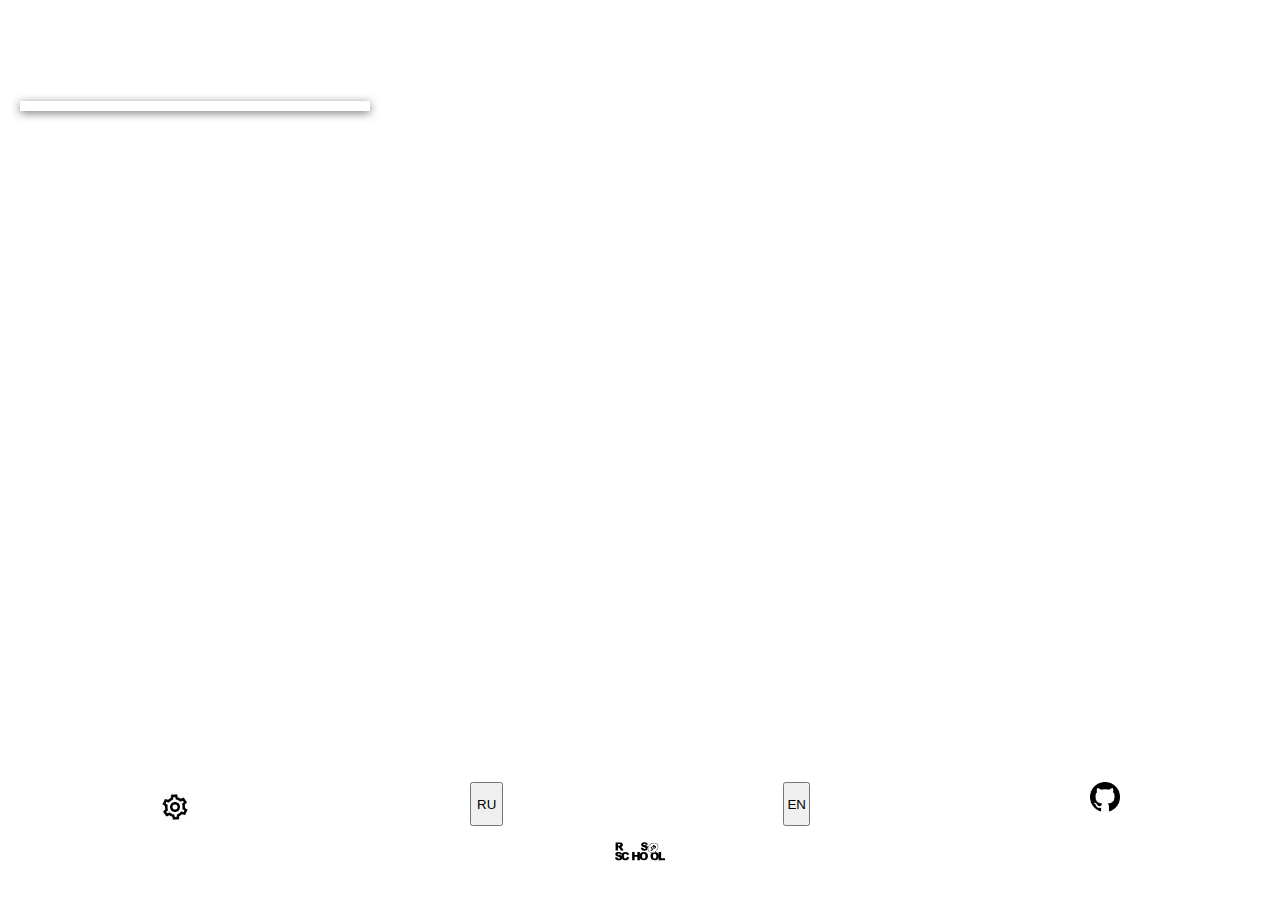
<file: momentum/index.html>
<!DOCTYPE html>
<html lang="en">

<head>
  <meta charset="UTF-8" />
  <meta name="viewport" content="width=device-width, initial-scale=1.0" />
  <link href="assets/favicon.ico" rel="shortcut icon" />
  <link rel="stylesheet" href="css/owfont-regular.css" />
  <link rel="stylesheet" href="css/style.css" />
  <title>momentum</title>
</head>

<body>
  <header class="header">
    <div class="player">
      <div class="player-controls">
        <button class="play-prev player-icon"></button>
        <button class="play player-icon"></button>
        <button class="play-next player-icon"></button>
      </div>
      <ul class="play-list">
      </ul>
    </div>
    <link rel="stylesheet" href="https://icono-49d6.kxcdn.com/icono.min.css">
    <div class="weather">
      <input type="text" class="city" />
      <i class="weather-icon owf"></i>
      <div class="weather-error"></div>
      <div class="description-container">
        <span class="temperature"></span>
        <span class="weather-description"></span>
      </div>
      <div class="wind"></div>
      <div class="humidity"></div>
    </div>
  </header>
  <main class="main">
    <div class="slider-icons">
      <button class="slide-prev slider-icon"></button>
      <button class="slide-next slider-icon"></button>
    </div>
    <time class="time"></time>
    <date class="date"></date>
    <div class="greeting-container">
      <span class="greeting"></span>
      <input type="text" class="name" />
    </div>
  </main>
  <footer class="footer">
    <button class="change-quote"></button>
    <div>
      <div class="quote"></div>
      <div class="author"></div>
    </div>
    <div class="footer2">
      <div class="seting"><img src="./assets/img/settings.gif" alt="settings" width="30" height="30"></div>
      <button class="localization_ru">RU</button>
      <button class="localization_en">EN</button>

      <div class="github"><a href="https://github.com/geniusx1990"><img src="./assets/img/github_icon.png" alt="github"
            width="30" height="30"></a></div>
    </div>
    <div class="rs-shool"><a href="https://github.com/geniusx1990"><img src="./assets/svg/rs_school.svg" alt="rs-shool"
          width="50" height="50"></a></div>
    </div>
  </footer>
  <script type="module" src="js/script.js"></script>
</body>

</html>
</file>
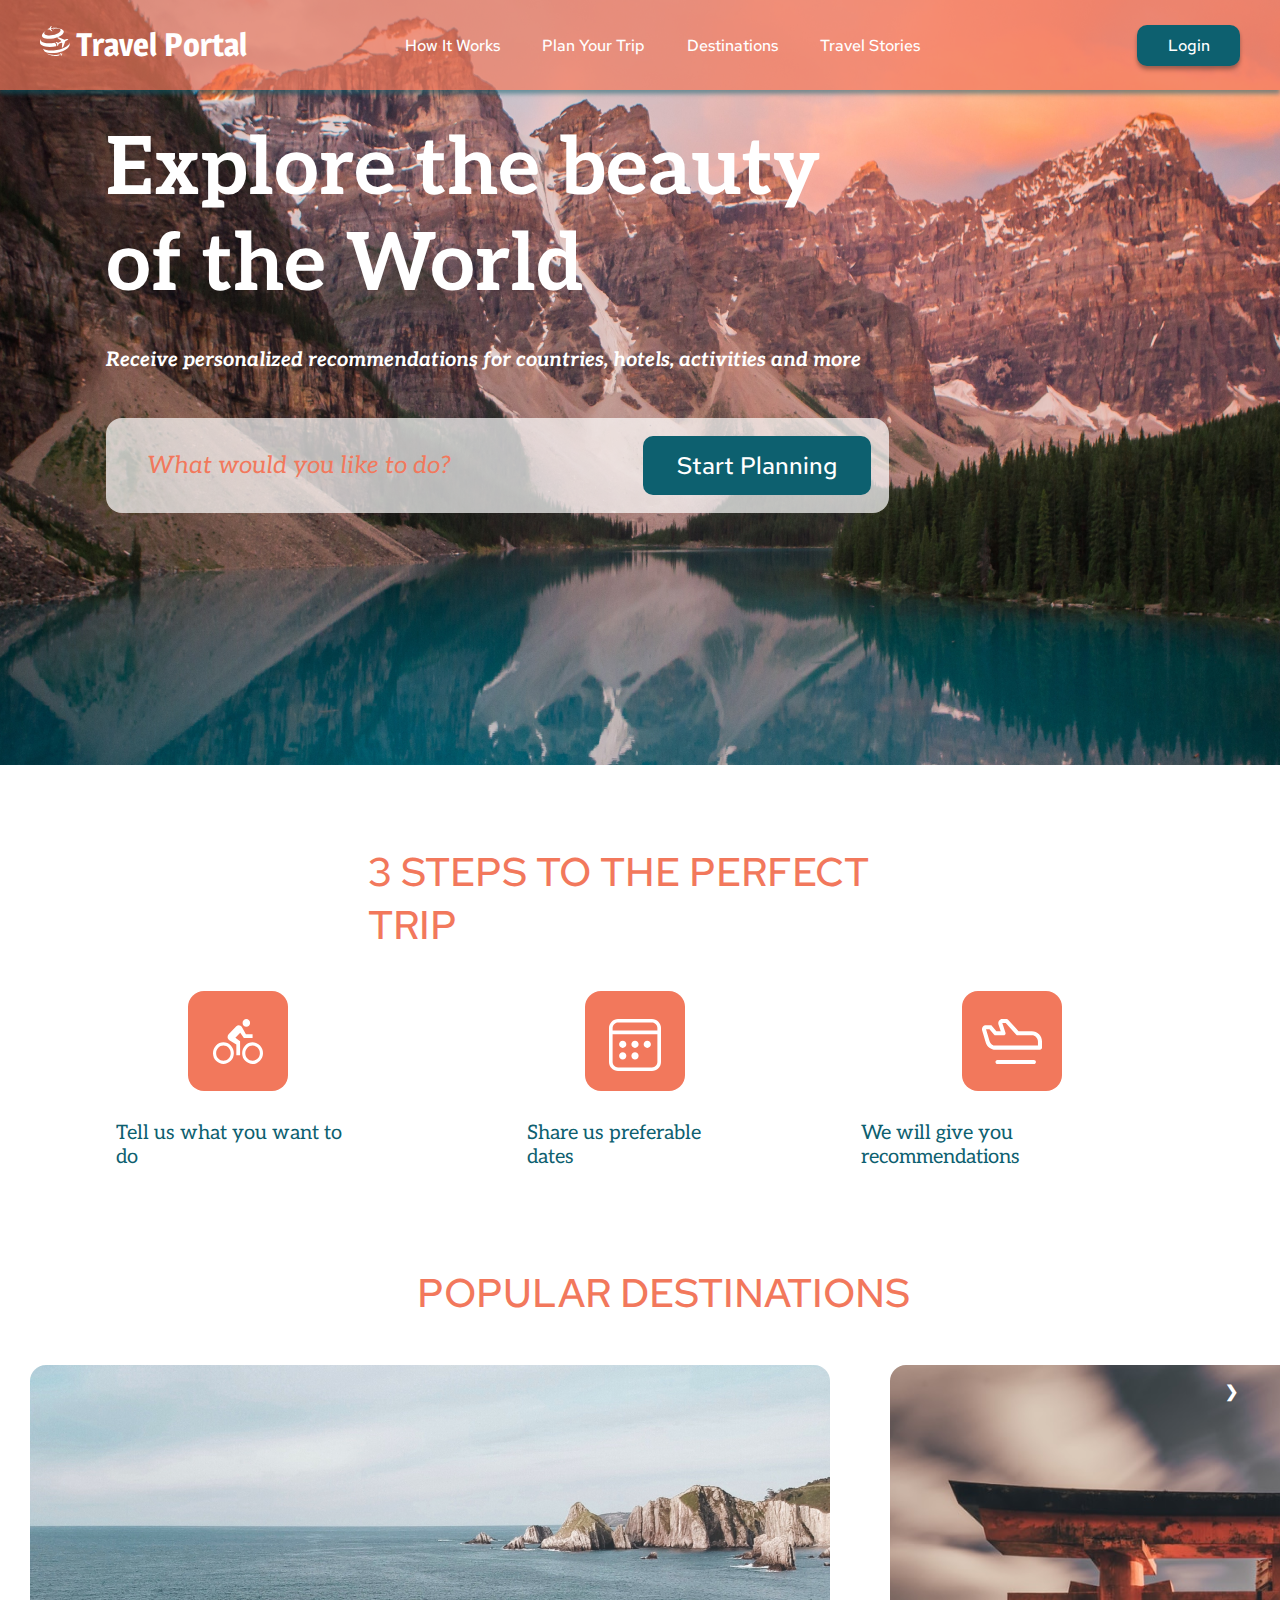
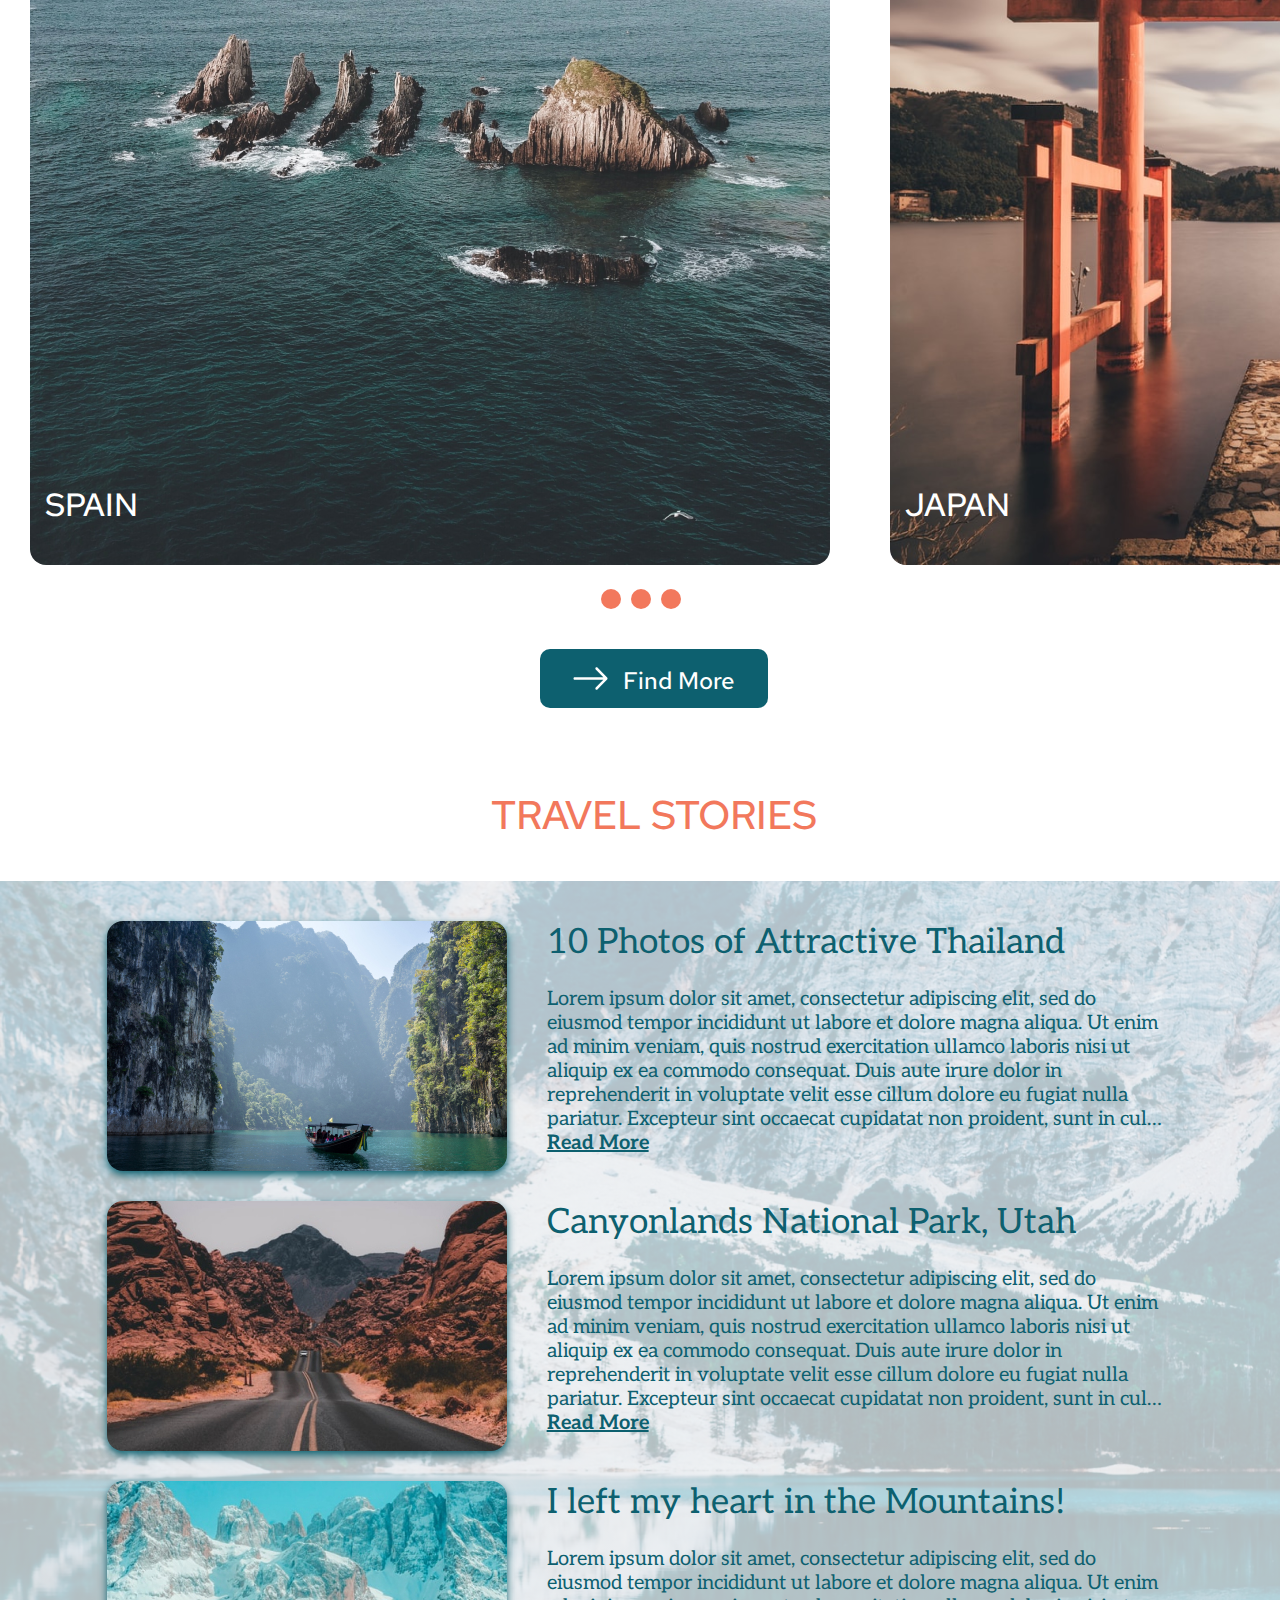
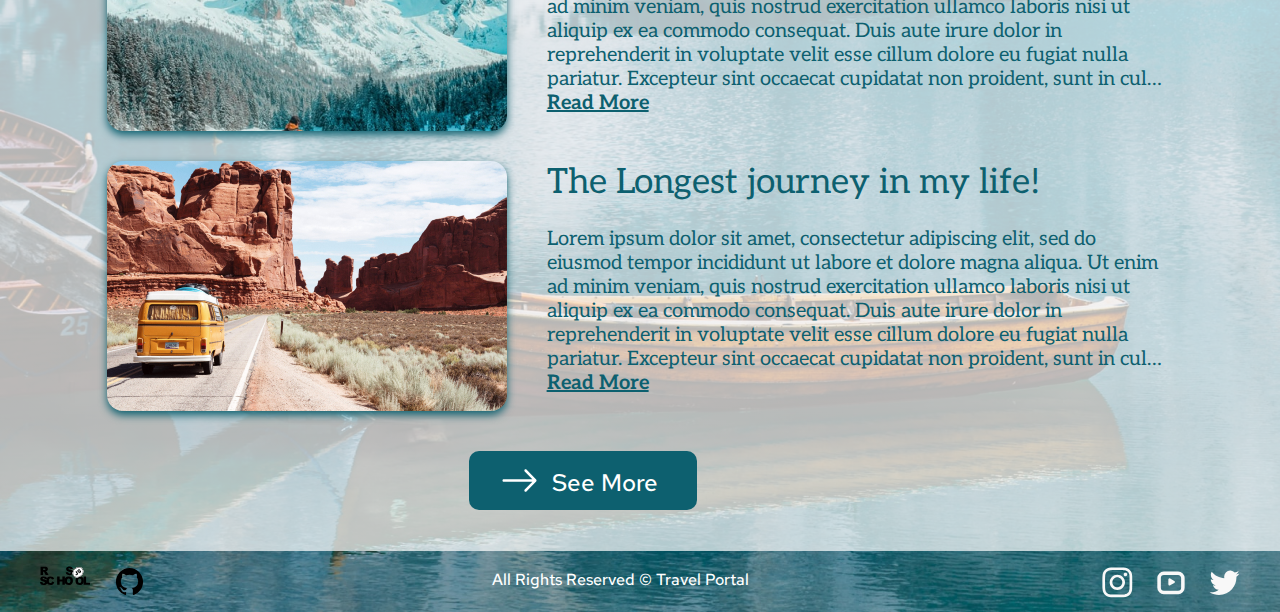
<file: travel/index.html>
<!DOCTYPE html>
<html lang="en">

<head>
    <meta charset="UTF-8">
    <meta http-equiv="X-UA-Compatible" content="IE=edge">
    <meta name="viewport" content="width=device-width, initial-scale=1.0">
    <link rel="preconnect" href="https://fonts.googleapis.com">
    <link rel="preconnect" href="https://fonts.gstatic.com" crossorigin>
    <link
        href="https://fonts.googleapis.com/css2?family=Aleo:ital,wght@0,400;0,700;1,400;1,700&family=Magra:wght@700&family=Red+Hat+Text:wght@400;500&display=swap"
        rel="stylesheet">
    <link rel="stylesheet" type="text/css" href="./style.css">
    <title>Travel</title>
    <link rel="icon" type="image/x-icon" href="./favicon.png">
    <script src="./index.js"></script>
</head>

<body>

    <header class="header">
        <div class="wrapper">
            <a class="logo" href="#"><img src="./logo.svg" alt="logo" width="30" height="30">
                <p>Travel&nbsp;Portal</p>
            </a>
            <nav class="navigation">
                <div class="header_nav-close">
                    <span class="header-nav-close-line"></span>
                    <span class="header-nav-close-line"></span>
                </div>
                <ul class="links-list">
                    <li class="link"><a id="one" href="#howitworks">How It Works</a></li>
                    <li class="link"><a id="two" href="#trip">Plan Your Trip</a></li>
                    <li class="link"><a id="three" href="#destination">Destinations</a></li>
                    <li class="link"><a id="four" href="#travelstories">Travel Stories</a></li>
                    <li class="link"><a class="account" id="five" href="#">Account</a></li>
                    <li class="link"><a id="six" href="#socialMedia">Social Media</a></li>
                </ul>
            </nav>
            <div class="header_burger burger">
                <span class="burger__line burger__line_first"></span>
                <span class="burger__line burger__line_second"></span>
                <span class="burger__line burger__line_third"></span>
            </div>
            <form class="login">
                <button type="button" class="login-open-pop-up" id="loginbutton">Login</button>
            </form>
            <div class="pop-up hidden">

                <div class="pop-up_conent">
                    <div class="content-pop-up_wrapper">
                        <p class="pop-up_text">Log in to your account</p>
                        <button class="sign-via-facebook"><img src="./path14.svg" alt="Facebook icon" width="23"
                                height="22.86">
                            <p class="text-Facebook">Sign In with Facebook</p>
                        </button>
                        <button class="sign-via-google"><img src="./Google Logo.svg" alt="Facebook icon" width="24"
                                height="24">
                            <p class="text-Google">Sign In with Google</p>
                        </button>
                        <div class="popup_lines">
                            <span class="pop-up_line_first"></span>
                            <p class="text-between-lines">or</p>
                            <span class="pop-up_line_second"></span>
                        </div>
                        <p class="email-text">E-mail</p>
                        <input name="Email" placeholder="" class="e-mailInput" type="email">
                        <p class="password-text">Password</p>
                        <input name="Password" placeholder="" class="PassInput" type="password">
                        <button class="signInbutton">
                            <p class="Signtext">Sign In</p>
                        </button>
                        <div class="restorepassword-link">
                            <a href="#">Forgot Your Password?</a>
                        </div>
                        <span class="bottom-line"></span>
                        <div class="register-link">
                            <a class="register-link-link" href="#">
                                <p class="text1">Don’t have an account?&nbsp;</p><u class="text2">Register</u>
                            </a>
                        </div>
                    </div>
                </div>
            </div>
        </div>
    </header>

    <main>
        <section id="howitworks" class="preview">
            <div class="wrapperpreview">
                <h1>Explore the beauty of the World</h1>
                <p>Receive personalized recommendations for countries, hotels, activities and more</p>
                <form class="search">
                    <input name="whatwouldyoulike" placeholder="What would you like to do?" class="form-control"
                        type="text">
                    <button id="startplanning">Start Planning</button>
                </form>
            </div>
        </section>
        <section class="steps">
            <h2 id="trip">3 STEPS TO THE PERFECT TRIP</h2>
            <div class="items">
                <div class="itemstep">
                    <div class="orangesquare"></div>
                    <img class="icon" src="./bike.svg" alt="bike" width="50" height="45">
                    <p class="contentText" id="leftsidea2">Tell us what you want to do</p>
                </div>
                <div class="itemstep">
                    <div class="orangesquare"></div>
                    <img class="icon" src="./calendar.svg" alt="calendar" width="52" height="52">
                    <p class="contentText" id="centerItem">Share us preferable dates</p>
                </div>
                <div class="itemstep">
                    <div class="orangesquare"></div>
                    <img class="icon" src="./plane.svg" alt="plane" width="60" height="45">
                    <p class="contentText" id="leftsidea">We will give you recommendations</p>
                </div>
            </div>
        </section>
        <section class="destinations">
            <h2 id="destination">POPULAR DESTINATIONS</h2>
            <div class="slider_wrapper">
                <div class="slider-container">
                    <div class="slider-track">

                        <div class="slides">
                            <img src="./Spain.png" alt="Spain">
                            <div class="slidetext">SPAIN</div>
                        </div>
                        <div class="slides">
                            <img src="./Japan.png" alt="Japan">
                            <div class="slidetext">JAPAN</div>
                        </div>
                        <div class="slides">
                            <img src="./USA.png" alt="USA">
                            <div class="slidetext">USA</div>
                        </div>
                        <div class="slides">
                            <img src="./Spain.png" alt="Spain">
                            <div class="slidetext">SPAIN</div>
                        </div>
                        <div class="slides">
                            <img src="./Japan.png" alt="Japan">
                            <div class="slidetext">JAPAN</div>
                        </div>
                        <div class="slides">
                            <img src="./USA.png" alt="USA">
                            <div class="slidetext">USA</div>
                        </div>
                        <div class="slides">
                            <img src="./Spain.png" alt="Spain">
                            <div class="slidetext">SPAIN</div>
                        </div>
                        <div class="slides">
                            <img src="./Japan.png" alt="Japan">
                            <div class="slidetext">JAPAN</div>
                        </div>
                        <div class="slides">
                            <img src="./USA.png" alt="USA">
                            <div class="slidetext">USA</div>
                        </div>
                        <div class="slides">
                            <img src="./Spain.png" alt="Spain">
                            <div class="slidetext">SPAIN</div>
                        </div>
                        <div class="slides">
                            <img src="./Japan.png" alt="Japan">
                            <div class="slidetext">JAPAN</div>
                        </div>
                        <div class="slides">
                            <img src="./USA.png" alt="USA">
                            <div class="slidetext">USA</div>
                        </div>
                        <div class="slides">
                            <img src="./Spain.png" alt="Spain">
                            <div class="slidetext">SPAIN</div>
                        </div>
                        <div class="slides">
                            <img src="./Japan.png" alt="Japan">
                            <div class="slidetext">JAPAN</div>
                        </div>
                        <div class="slides">
                            <img src="./USA.png" alt="USA">
                            <div class="slidetext">USA</div>
                        </div>
                    </div>

                </div>
                <div class="leftandright">
                    <a class="btn-next">&#10095;</a>
                    <a class="btn-prev">&#10094;</a>
                </div>
                <!-- The dots/circles -->
                <div class="dots">
                    <span class="dot" onclick="currentSlide(1)"></span>
                    <span class="dot" onclick="currentSlide(2)"></span>
                    <span class="dot" onclick="currentSlide(3)"></span>
                </div>
            </div>
            <div class="slider_2">
                <div class="slideshow-container">
                    <!-- Full-width images with number and caption text -->
                    <div class="mySlides fade">
                        <img src="img3.jpg" alt="SPAIN">
                        <div class="text">SPAIN</div>
                    </div>

                    <div class="mySlides fade">
                        <img src="img2.jpg" alt="USA">
                        <div class="text">USA</div>
                    </div>

                    <div class="mySlides fade">
                        <img src="img1.jpg" alt="JAPAN">
                        <div class="text">JAPAN</div>
                    </div>
                    <!-- Next and previous buttons -->
                    <a class="prev" onclick="plusSlides(-1)">&#10094;</a>
                    <a class="next" onclick="plusSlides(1)">&#10095;</a>
                    <div class="dots_second">
                        <span class="dot_second" onclick="currentSlide(1)"></span>
                        <span class="dot_second" id="dot_second_center" onclick="currentSlide(2)"></span>
                        <span class="dot_second" onclick="currentSlide(3)"></span>
                    </div>
                </div>

                <!-- The dots/circles -->

            </div>
            <form class="find" action="#">
                <img src="./Vector.svg" alt="arrow-right" width="35" style="height: auto">
                <button id="findmore">
                    <span>Find&nbsp;More</span>
                </button>
            </form>
        </section>
        <section class="stories">
            <div class="whitebox">
                <h2 id="travelstories">TRAVEL STORIES</h2>
                <div class="storieslist">
                    <ul>
                        <li>
                            <img class="stories_picture" src="./Image_1.jpg" alt="img1">
                            <img class="stories_picture_mobile" src="./Image_1_390.jpg" alt="img1">
                            <div class="textbox">
                                <p class="storyheader">10 Photos of Attractive Thailand</p>
                                <p class="stroy">Lorem ipsum dolor sit amet, consectetur adipiscing elit, sed do eiusmod
                                    tempor incididunt
                                    ut
                                    labore et dolore magna aliqua. Ut enim ad minim veniam, quis nostrud exercitation
                                    ullamco
                                    laboris nisi ut aliquip ex ea commodo consequat. Duis aute irure dolor in
                                    reprehenderit
                                    in
                                    voluptate velit esse cillum dolore eu fugiat nulla pariatur. Excepteur sint occaecat
                                    cupidatat non proident, sunt in culpa qui officia deserunt mollit anim id est
                                    laborum.Lorem
                                    ipsum dolor sit amet, consectetur adipiscing elit...</p><a
                                    class="link-element"><b>Read More</b></a>
                            </div>
                        </li>
                        <li><img class="stories_picture" src="./Image_2.jpg" alt="img2">
                            <img class="stories_picture_mobile" src="./Image_2_390.jpg" alt="img2">
                            <div class="textbox">
                                <p class="storyheader">Canyonlands National Park, Utah</p>
                                <p class="stroy">Lorem ipsum dolor sit amet, consectetur adipiscing elit, sed do eiusmod
                                    tempor incididunt
                                    ut
                                    labore et dolore magna aliqua. Ut enim ad minim veniam, quis nostrud exercitation
                                    ullamco
                                    laboris nisi ut aliquip ex ea commodo consequat. Duis aute irure dolor in
                                    reprehenderit
                                    in
                                    voluptate velit esse cillum dolore eu fugiat nulla pariatur. Excepteur sint occaecat
                                    cupidatat non proident, sunt in culpa qui officia deserunt mollit anim id est
                                    laborum.Lorem
                                    ipsum dolor sit amet, consectetur adipiscing elit...</p><a
                                    class="link-element"><b>Read More</b></a>
                            </div>
                        </li>
                        <li><img class="stories_picture" src="./Image_3.jpg" alt="img3">
                            <img class="stories_picture_mobile" src="./Image_3_390.jpg" alt="img3">
                            <div class="textbox">
                                <p class="storyheader">I left my heart in the Mountains!</p>
                                <p class="stroy">Lorem ipsum dolor sit amet, consectetur adipiscing elit, sed do eiusmod
                                    tempor incididunt
                                    ut
                                    labore et dolore magna aliqua. Ut enim ad minim veniam, quis nostrud exercitation
                                    ullamco
                                    laboris nisi ut aliquip ex ea commodo consequat. Duis aute irure dolor in
                                    reprehenderit
                                    in
                                    voluptate velit esse cillum dolore eu fugiat nulla pariatur. Excepteur sint occaecat
                                    cupidatat non proident, sunt in culpa qui officia deserunt mollit anim id est
                                    laborum.Lorem
                                    ipsum dolor sit amet, consectetur adipiscing elit...</p><a
                                    class="link-element"><b>Read More</b></a>
                            </div>
                        </li>
                        <li><img class="stories_picture" src="./Image_4.jpg" alt="img4">
                            <img class="stories_picture_mobile" src="./Image_4_390.jpg" alt="img4">
                            <div class="textbox">
                                <p class="storyheader">The Longest journey in my life!</p>
                                <p class="stroy">Lorem ipsum dolor sit amet, consectetur adipiscing elit, sed do eiusmod
                                    tempor incididunt
                                    ut
                                    labore et dolore magna aliqua. Ut enim ad minim veniam, quis nostrud exercitation
                                    ullamco
                                    laboris nisi ut aliquip ex ea commodo consequat. Duis aute irure dolor in
                                    reprehenderit
                                    in
                                    voluptate velit esse cillum dolore eu fugiat nulla pariatur. Excepteur sint occaecat
                                    cupidatat non proident, sunt in culpa qui officia deserunt mollit anim id est
                                    laborum.Lorem
                                    ipsum dolor sit amet, consectetur adipiscing elit...</p><a
                                    class="link-element"><b>Read More</b></a>
                            </div>
                        </li>
                        <li>
                            <form class="more" action="#">
                                <img src="./Vector.svg" alt="arrow-right" width="35" style="height: auto">
                                <button id="more2">
                                    <span>See More</span>
                                </button>
                            </form>
                        </li>
                    </ul>
                </div>
            </div>
        </section>
    </main>
    <footer>
        <div class="footer_item">
            <div class="A">
                <ul class="leftlinks">
                    <li>
                        <a class="rsschoollink" href="https://rs.school/js/">
                            <img src="./rs_school.svg" alt="Rsschool Icon" width="50" style="height: auto">
                        </a>
                    </li>
                    <li> <a class="githublink" id="link" href="https://github.com/geniusx1990">
                            <img class="github-icon" src="./logo-github.svg" alt="Github Icon" width="31" height="31">
                        </a></li>
                </ul>
            </div>
            <div class="B">
                <p>All Rights Reserved © Travel Portal</p>
            </div>
            <div class="C">
                <ul class="rightlinks" id="socialMedia">
                    <li>
                        <a class="instagram" href="https://instagram.com">
                            <img src="./instagram_1.svg" alt="Rsschool Icon" width="31" height="31">
                        </a>
                    </li>
                    <li><a class="youtube" href="https://youtube.com">
                            <div class="youtubeimage">
                                <img src="./youtube_1.svg" alt="Youtube" width="28" style="height: auto">
                                <img class="you2" src="./youtube_2.svg" alt="Youtube" width="7" style="height: auto">
                            </div>
                        </a>
                    </li>
                    <li><a class="twitter" href="https://twitter.com">
                            <img src="./twitterrr.svg" alt="Twitter" width="31" height="31">
                        </a>
                    </li>
                </ul>
            </div>
        </div>
    </footer>
    <script src="./script.js"></script>
    <script src="./popupinner.js"></script>
    <!-- <script src="./pop-up.js"></script> -->
    <script src="./carousel.js"></script>
    <script src="./burger.js"></script>
</body>

</html>
</file>
<file: momentum/css/owfont-regular.css>
/*!
 *  owfont-regular 1.0.0 by Deniz Fuchidzhiev - http://websygen.com
 *  License - font: SIL OFL 1.1, css: MIT License
 */
/* FONT PATH
 * -------------------------- */
@font-face {
  font-family: 'owfont';
  src: url('../assets/fonts/owfont-regular.eot?v=1.0.0');
  src: url('../assets/fonts/owfont-regular.eot?#iefix&v=1.0.0') format('embedded-opentype'),
	   url('../assets/fonts/owfont-regular.woff') format('woff'),
	   url('../assets/fonts/owfont-regular.ttf') format('truetype'),
	   url('../assets/fonts/owfont-regular.svg#owf-regular') format('svg');
  font-weight: normal;
  font-style: normal;
}
.owf {
  display: inline-block;
  font: normal normal normal 14px/1 owfont;
  font-size: inherit;
  text-rendering: auto;
  -webkit-font-smoothing: antialiased;
  -moz-osx-font-smoothing: grayscale;
  transform: translate(0, 0);
}
/* makes the font 33% larger relative to the icon container */
.owf-lg {
  font-size: 1.33333333em;
  line-height: 0.75em;
  vertical-align: -15%;
}
.owf-2x {
  font-size: 2em;
}
.owf-3x {
  font-size: 3em;
}
.owf-4x {
  font-size: 4em;
}
.owf-5x {
  font-size: 5em;
}
.owf-fw {
  width: 1.28571429em;
  text-align: center;
}
.owf-ul {
  padding-left: 0;
  margin-left: 2.14285714em;
  list-style-type: none;
}
.owf-ul > li {
  position: relative;
}
.owf-li {
  position: absolute;
  left: -2.14285714em;
  width: 2.14285714em;
  top: 0.14285714em;
  text-align: center;
}
.owf-li.owf-lg {
  left: -1.85714286em;
}
.owf-border {
  padding: .2em .25em .15em;
  border: solid 0.08em #eeeeee;
  border-radius: .1em;
}
.owf-pull-right {
  float: right;
}
.owf-pull-left {
  float: left;
}
.owf.owf-pull-left {
  margin-right: .3em;
}
.owf.owf-pull-right {
  margin-left: .3em;
}

/* owfont uses the Unicode Private Use Area (PUA) to ensure screen
   readers do not read off random characters that represent icons */
   
/*   Weather Condition Codes    */
   
/*   Thunderstorm - - - - - - - - - - - - - - - - - - - - - - - - - - - - - - - - - - - -    */
   
/* thunderstorm with light rain */
.owf-200:before,
.owf-200-d:before,
.owf-200-n:before {
  content: "\EB28";
}
/* thunderstorm with rain */
.owf-201:before,
.owf-201-d:before,
.owf-201-n:before {
  content: "\EB29";
}
/* thunderstorm with heavy rain */
.owf-202:before,
.owf-202-d:before,
.owf-202-n:before {
  content: "\EB2A";
}
/*  light thunderstorm  */
.owf-210:before,
.owf-210-d:before,
.owf-210-n:before {
  content: "\EB32";
}
/*  thunderstorm  */
.owf-211:before,
.owf-211-d:before,
.owf-211-n:before {
  content: "\EB33";
}
/*   heavy thunderstorm   */
.owf-212:before,
.owf-212-d:before,
.owf-212-n:before {
  content: "\EB34";
}
/*   ragged thunderstorm   */
.owf-221:before,
.owf-221-d:before,
.owf-221-n:before {
  content: "\EB3D";
}
/*  thunderstorm with light drizzle    */
.owf-230:before,
.owf-230-d:before,
.owf-230-n:before {
  content: "\EB46";
}
/*  thunderstorm with drizzle     */
.owf-231:before,
.owf-231-d:before,
.owf-231-n:before {
  content: "\EB47";
}
/* thunderstorm with heavy drizzle     */
.owf-232:before,
.owf-232-d:before,
.owf-232-n:before {
  content: "\EB48";
}

/*   Drizzle - - - - - - - - - - - - - - - - - - - - - - - - - - - - - - - - - - - -    */

/*  light intensity drizzle */
.owf-300:before,
.owf-300-d:before,
.owf-300-n:before {
  content: "\EB8C";
}
/*  drizzle */
.owf-301:before,
.owf-301-d:before,
.owf-301-n:before {
  content: "\EB8D";
}
/*  heavy intensity drizzle  */
.owf-302:before,
.owf-302-d:before,
.owf-302-n:before {
  content: "\EB8E";
}
/*   light intensity drizzle rain  */
.owf-310:before,
.owf-310-d:before,
.owf-310-n:before {
  content: "\EB96";
}
/*  drizzle rain  */
.owf-311:before,
.owf-311-d:before,
.owf-311-n:before {
  content: "\EB97";
}
/* heavy intensity drizzle rain */
.owf-312:before,
.owf-312-d:before,
.owf-312-n:before {
  content: "\EB98";
}
/* shower rain and drizzle  */
.owf-313:before,
.owf-313-d:before,
.owf-313-n:before {
  content: "\EB99";
}
/* heavy shower rain and drizzle*/
.owf-314:before,
.owf-314-d:before,
.owf-314-n:before {
  content: "\EB9A";
}
/* shower drizzle */
.owf-321:before,
.owf-321-d:before,
.owf-321-n:before {
  content: "\EBA1";
}

/*   Rain - - - - - - - - - - - - - - - - - - - - - - - - - - - - - - - - - - - -    */

/* light rain  */
.owf-500:before,
.owf-500-d:before,
.owf-500-n:before {
  content: "\EC54";
}
/* moderate rain  */
.owf-501:before,
.owf-501-d:before,
.owf-501-n:before {
  content: "\EC55";
}
/* heavy intensity rain  */
.owf-502:before,
.owf-502-d:before,
.owf-502-n:before {
  content: "\EC56";
}
/* very heavy rain   */
.owf-503:before,
.owf-503-d:before,
.owf-503-n:before {
  content: "\EC57";
}
/* extreme rain    */
.owf-504:before,
.owf-504-d:before,
.owf-504-n:before {
  content: "\EC58";
}
/* freezing rain    */
.owf-511:before,
.owf-511-d:before,
.owf-511-n:before {
  content: "\EC5F";
}
/*  light intensity shower rain    */
.owf-520:before,
.owf-520-d:before,
.owf-520-n:before {
  content: "\EC68";
}
/* shower rain  */
.owf-521:before,
.owf-521-d:before,
.owf-521-n:before {
  content: "\EC69";
}
/*  heavy intensity shower rain  */
.owf-522:before,
.owf-522-d:before,
.owf-522-n:before {
  content: "\EC6A";
}
/* ragged shower rain  */
.owf-531:before,
.owf-531-d:before,
.owf-531-n:before {
  content: "\EC73";
}

/*   Snow - - - - - - - - - - - - - - - - - - - - - - - - - - - - - - - - - - - -    */

/* light snow  */
.owf-600:before,
.owf-600-d:before,
.owf-600-n:before {
  content: "\ECB8";
}
/*  snow  */
.owf-601:before,
.owf-601-d:before,
.owf-601-n:before {
  content: "\ECB9";
}
/*   heavy snow   */
.owf-602:before,
.owf-602-d:before,
.owf-602-n:before {
  content: "\ECBA";
}
/*  sleet  */
.owf-611:before,
.owf-611-d:before,
.owf-611-n:before {
  content: "\ECC3";
}
/*   shower sleet */
.owf-612:before,
.owf-612-d:before,
.owf-612-n:before {
  content: "\ECC4";
}
/* light rain and snow */
.owf-615:before,
.owf-615-d:before,
.owf-615-n:before {
  content: "\ECC7";
}
/* rain and snow  */
.owf-616:before,
.owf-616-d:before,
.owf-616-n:before {
  content: "\ECC8";
}
/* light shower snow  */
.owf-620:before,
.owf-620-d:before,
.owf-620-n:before {
  content: "\ECCC";
}
/* shower snow  */
.owf-621:before,
.owf-621-d:before,
.owf-621-n:before {
  content: "\ECCD";
}
/* heavy shower snow  */
.owf-622:before,
.owf-622-d:before,
.owf-622-n:before {
  content: "\ECCE";
}

/*   Atmosphere - - - - - - - - - - - - - - - - - - - - - - - - - - - - - - - - - - - -    */

/* mist */
.owf-701:before,
.owf-701-d:before,
.owf-701-n:before {
  content: "\ED1D";
}
/* smoke */
.owf-711:before,
.owf-711-d:before,
.owf-711-n:before {
  content: "\ED27";
}
/* haze */
.owf-721:before,
.owf-721-d:before,
.owf-721-n:before {
  content: "\ED31";
}
/* Sand/Dust Whirls */
.owf-731:before,
.owf-731-d:before,
.owf-731-n:before {
  content: "\ED3B";
}
/* Fog */
.owf-741:before,
.owf-741-d:before,
.owf-741-n:before {
  content: "\ED45";
}
/* sand */
.owf-751:before,
.owf-751-d:before,
.owf-751-n:before {
  content: "\ED4F";
}
/* dust */
.owf-761:before,
.owf-761-d:before,
.owf-761-n:before {
  content: "\ED59";
}
/*  VOLCANIC ASH  */
.owf-762:before,
.owf-762-d:before,
.owf-762-n:before {
  content: "\ED5A";
}
/* SQUALLS */
.owf-771:before,
.owf-771-d:before,
.owf-771-n:before {
  content: "\ED63";
}
/* TORNADO */
.owf-781:before,
.owf-781-d:before,
.owf-781-n:before {
  content: "\ED6D";
}

/*   Clouds - - - - - - - - - - - - - - - - - - - - - - - - - - - - - - - - - - - -    */

/*  sky is clear  */  /*  Calm  */
.owf-800:before,
.owf-800-d:before,
.owf-951:before,
.owf-951-d:before {
  content: "\ED80";
}
.owf-800-n:before,
.owf-951-n:before {
  content: "\F168";
}
/*  few clouds   */
.owf-801:before,
.owf-801-d:before {
  content: "\ED81";
}
.owf-801-n:before {
  content: "\F169";
}
/* scattered clouds */
.owf-802:before,
.owf-802-d:before {
  content: "\ED82";
}
.owf-802-n:before {
  content: "\F16A";
}
/* broken clouds  */
.owf-803:before,
.owf-803-d:before,
.owf-803-n:before {
  content: "\ED83";
}
/* overcast clouds  */
.owf-804:before,
.owf-804-d:before,
.owf-804-n:before {
  content: "\ED84";
}

/*   Extreme - - - - - - - - - - - - - - - - - - - - - - - - - - - - - - - - - - - -    */

/* tornado  */
.owf-900:before,
.owf-900-d:before,
.owf-900-n:before {
  content: "\EDE4";
}
/*  tropical storm  */
.owf-901:before,
.owf-901-d:before,
.owf-901-n:before {
  content: "\EDE5";
}
/* hurricane */
.owf-902:before,
.owf-902-d:before,
.owf-902-n:before {
  content: "\EDE6";
}
/* cold */
.owf-903:before,
.owf-903-d:before,
.owf-903-n:before {
  content: "\EDE7";
}
/* hot */
.owf-904:before,
.owf-904-d:before,
.owf-904-n:before {
  content: "\EDE8";
}
/* windy */
.owf-905:before,
.owf-905-d:before,
.owf-905-n:before {
  content: "\EDE9";
}
/* hail */
.owf-906:before,
.owf-906-d:before,
.owf-906-n:before {
  content: "\EDEA";
}

/*   Additional - - - - - - - - - - - - - - - - - - - - - - - - - - - - - - - - - - - -    */

/* Setting */
.owf-950:before,
.owf-950-d:before,
.owf-950-n:before {
  content: "\EE16";
}
/*  Light breeze  */
.owf-952:before,
.owf-952-d:before,
.owf-952-n:before {
  content: "\EE18";
}
/*  Gentle Breeze  */
.owf-953:before,
.owf-953-d:before,
.owf-953-n:before {
  content: "\EE19";
}
/*  Moderate breeze  */
.owf-954:before,
.owf-954-d:before,
.owf-954-n:before {
  content: "\EE1A";
}
/* Fresh Breeze  */
.owf-955:before,
.owf-955-d:before,
.owf-955-n:before {
  content: "\EE1B";
}
/* Strong  Breeze  */
.owf-956:before,
.owf-956-d:before,
.owf-956-n:before {
  content: "\EE1C";
}
/* High wind, near gale  */
.owf-957:before,
.owf-957-d:before,
.owf-957-n:before {
  content: "\EE1D";
}
/* Gale */
.owf-958:before,
.owf-958-d:before,
.owf-958-n:before {
  content: "\EE1E";
}
/*  Severe Gale  */
.owf-959:before,
.owf-959-d:before,
.owf-959-n:before {
  content: "\EE1F";
}
/* Storm */
.owf-960:before,
.owf-960-d:before,
.owf-960-n:before {
  content: "\EE20";
}
/*  Violent Storm  */
.owf-961:before,
.owf-961-d:before,
.owf-961-n:before {
  content: "\EE21";
}
/* Hurricane */
.owf-962:before,
.owf-962-d:before,
.owf-962-n:before {
  content: "\EE22";
}
</file>
<file: momentum/css/style.css>
@font-face {
  font-family: 'Arial-MT';
  src: url("../assets/fonts/Arial-MT.woff");
  /* Путь к файлу со шрифтом */
}

* {
  box-sizing: border-box;
  margin: 0;
  padding: 0;
}

body {
  min-width: 480px;
  min-height: 100vh;
  font-family: 'Arial', sans-serif;
  font-size: 16px;
  color: #fff;
  text-align: center;
  /*   background: url("../assets/img/bg.jpg") center/cover, rgba(0, 0, 0, 0.5);
 */
  background-blend-mode: multiply;
  transition: background-image 1s ease-in-out;
}

.header {
  display: flex;
  justify-content: space-between;
  align-items: flex-start;
  width: 100%;
  height: 30vh;
  min-height: 220px;
  padding: 20px;
}

.player-controls {
  display: flex;
  align-items: center;
  justify-content: space-between;
  width: 120px;
  margin-bottom: 5px;
}

.now-playing {
  margin-bottom: 5px;

}


.play-list {
  text-align: left;
}

.play-item {
  position: relative;
  padding: 5px;
  padding-left: 20px;
  list-style: none;
  opacity: .8;
  cursor: pointer;
  transition: .3s;
}

.play-item:hover {
  opacity: 1;
}

.play-item::before {
  content: "\2713";
  position: absolute;
  left: 0;
  top: 2px;
  font-weight: 900;
}

.item-active::before {
  color: #C5B358;
}

.player-icon,
.slider-icon,
.change-quote {
  width: 32px;
  height: 32px;
  background-size: 32px 32px;
  background-position: center center;
  background-repeat: no-repeat;
  background-color: transparent;
  border: 0;
  outline: 0;
  opacity: .8;
  cursor: pointer;
  transition: .3s;
}

.player-icon:hover,
.slider-icon:hover,
.change-quote:hover {
  opacity: 1;
}

.player-icon:active,
.slider-icon:active,
.change-quote:active {
  border: 0;
  outline: 0;
  transform: scale(1.1);
}

.play {
  width: 40px;
  height: 40px;
  background-size: 40px 40px;
  background-image: url("../assets/svg/play.svg");
}

.pause {
  background-image: url("../assets/svg/pause.svg");
}

.play-prev {
  background-image: url("../assets/svg/play-prev.svg");
}

.play-next {
  background-image: url("../assets/svg/play-next.svg");
}

.weather {
  display: flex;
  flex-direction: column;
  justify-content: space-between;
  align-items: flex-start;
  row-gap: 5px;
  width: 180px;
  min-height: 180px;
  text-align: left;
}

.weather-error {
  margin-top: -10px;
}

.description-container {
  display: flex;
  flex-wrap: wrap;
  justify-content: flex-start;
  align-items: center;
  column-gap: 12px;
}

.weather-icon {
  font-size: 44px;
}

.city {
  width: 170px;
  height: 34px;
  padding: 5px;
  font-size: 20px;
  line-height: 24px;
  color: #fff;
  border: 0;
  outline: 0;
  border-bottom: 1px solid #fff;
  background-color: transparent;
}

.city::placeholder {
  font-size: 20px;
  color: #fff;
  opacity: .6;
}

.main {
  position: relative;
  display: flex;
  flex-direction: column;
  justify-content: center;
  align-items: center;
  width: 100%;
  height: 40vh;
  min-height: 260px;
  padding: 20px;
}

.slider-icon {
  position: absolute;
  top: 50%;
  margin-top: -16px;
  cursor: pointer;
}

.slide-prev {
  left: 20px;
  background-image: url("../assets/svg/slider-prev.svg");
}

.slide-next {
  right: 20px;
  background-image: url("../assets/svg/slider-next.svg");
}

.time {
  min-height: 124px;
  margin-bottom: 10px;
  font-family: 'Arial-MT';
  font-size: 100px;
  letter-spacing: -4px;
}

.date {
  min-height: 28px;
  font-size: 24px;
  margin-bottom: 20px;
}

.greeting-container {
  display: flex;
  flex-wrap: wrap;
  justify-content: stretch;
  align-items: center;
  min-height: 48px;
  width: 100vw;
  font-size: 40px;
}

.greeting {
  flex: 1;
  padding: 10px;
  text-align: right;
}

.name {
  flex: 1;
  max-width: 50%;
  padding: 10px;
  font-size: 40px;
  text-align: left;
  color: #fff;
  background-color: transparent;
  border: 0;
  outline: 0;
}

.name::placeholder {
  color: #fff;
  opacity: .6;
}

.footer {
  display: flex;
  flex-direction: column;
  justify-content: flex-end;
  align-items: center;
  width: 100%;
  height: 30vh;
  min-height: 160px;
  padding: 20px;
}

.change-quote {
  margin-bottom: 30px;
  background-image: url("../assets/svg/reload.svg");
}

.quote {
  min-height: 32px;
}

.author {
  min-height: 20px;
}

.timeline {
  background: white;
  width: 100%;
  position: relative;
  cursor: pointer;
  box-shadow: 0 2px 10px 0 #0008;
  height: 10px;
  width: 350px;
}

.progress {
  background: coral;
  width: 0%;
  height: 100%;
  transition: 0.25s;
}

.songTime {
  display: flex;
  padding: 10px;
  padding-left: 20px;


}

.volume-container {
  cursor: pointer;
  position: relative;
  z-index: 2;
  margin-left: 20px;
  padding: 5px;

}

.volume-button {
  height: 26px;
  width: 26px;
  display: flex;
  align-items: center;
  z-index: -10;
  margin-left: 100px;
}

.volume-container .volume-button .volume {
  transform: scale(0.7);
}

.volume-container .volume-slider {
  position: absolute;
  left: -3px;
  top: 15px;
  z-index: 10;
  width: 0;
  height: 15px;
  background: white;
  box-shadow: 0 0 20px #000a;
  transition: 0.25s;
}

.volume-container .volume-slider .volume-percentage {
  background: coral;
  height: 100%;
  width: 75%;
}

.volume-container:hover .volume-slider {
  left: -23px;
  width: 120px;
}

.localization_ru {

  padding: 5px;
}

.localization_en {
  padding: 2px;

}

.seting {

  margin-top: 10px;
  cursor: pointer;
}

.footer2 {
  display: flex;
  width: 100%;
  justify-content: space-around;
}

@media (max-width: 768px) {
  .time {
    min-height: 80px;
    font-size: 72px;
  }

  .greeting-container {
    min-height: 40px;
    font-size: 32px;
  }

  .greeting {
    padding: 5px;
  }

  .name {
    font-size: 32px;
    padding: 5px;
  }
}
</file>
<file: travel/style.css>
* {
    margin: 0;
    padding: 0;
    box-sizing: border-box;
    margin-left: auto;
    margin-right: auto;
}

html {
    scroll-behavior: smooth;

}

body {

    font-family: 'Aleo', serif;
    font-family: 'Magra', sans-serif;
    font-family: 'Red Hat Text', sans-serif;
    background-position: center;
    width: 100%;
    max-width: 1440px;
    background-color: gray;
    margin: 0;
    padding: 0;
    margin-left: auto;
    margin-right: auto;
}

.header {
    position: relative;
    height: 90px;
    width: 100%;
    background-image: url(./Rectangle\ 26.png);
    box-shadow: 0px 4px 4px rgba(13, 96, 111, 0.5);
}

.header_burger {
    display: none;
    width: 26.25px;
    height: 16.01px;
    position: relative;
}

.burger__line {
    display: block;
    width: 100%;
    height: 2.67px;
    background-color: #FFFFFF;
    position: absolute;

}

.burger__line_first {
    top: 0;
}

.burger__line_second {
    top: 50%;
    transform: translateY(-50%);
}

.burger__line_third {
    bottom: 0;
}

.logo {
    display: flex;
    padding-top: 26px;
    text-decoration: none;
    margin: 0;

}



.logo p {
    margin-top: -1px;
    margin-left: 6px;
    color: white;
    font-family: 'Magra', sans-serif;
    font-weight: 600;
    font-size: 32px;
}

.navigation {
    margin: 0;
    padding-top: 35px;
    padding-left: 13.16%;
}



.links-list {
    display: flex;
    list-style-type: none;
    flex-wrap: wrap;

}

.link a {

    font-family: 'Red Hat Text';
    font-style: normal;
    font-weight: 500;
    font-size: 16px;
    color: #FFFFFF;
    text-decoration: none;
    transition: 0.5s
}

.link {
    margin-right: 42px;
    transition: 0.5s
}

.link:last-child {
    margin-right: 0;
}




.wrapper {
    max-width: 1200px;
    margin: 0 auto;
    display: flex;
    left: 0px;
}

.pop-up {
    left: 0;
    top: 0;
    width: 100%;
    height: 2000px;
    background-color: rgba(20, 20, 20, 0.4);
    position: absolute;
    z-index: 10;

}

.pop-up_conent {
    display: flex;
    justify-content: center;
    flex-direction: column;
    margin-top: 100px;
    background: linear-gradient(177.09deg, #FFFFFF 6.15%, #0D606F 202.69%);
    max-width: 650px;
    height: 660px;
    border-radius: 16px;
    z-index: 20;
    transform: translateY(-120%);
    transition: .3s all linear;
}





.hidden {
    visibility: hidden;
}



.content-pop-up_wrapper {
    padding-left: 45px;
    padding-right: 45px;
    padding-top: 25px;
    margin: 0;
}

.pop-up_text {
    color: #0D606F;
    font-family: 'Aleo';
    font-style: Bold;
    font-weight: 700;
    font-size: 32px;
    line-height: 38px;
    display: flex;
    justify-content: center;

}

.sign-via-facebook {
    background-color: #1877F2;
    margin-top: 30px;
    display: flex;
    position: relative;
    width: 100%;
    height: 56px;
    gap: 15px;
    border-radius: 10px;
    border: 0;
}

.sign-via-facebook img {
    position: absolute;
    margin-left: 29.28%;
    margin-top: 16.57px;
}

.sign-via-facebook p {
    position: absolute;
    margin-top: 15px;
    margin-left: 36.16%;
    font-weight: 400;
    font-family: 'Red Hat Text', sans-serif;
    font-size: 20px;
    line-height: 26.46px;
    color: #FFFFFF;
}

.sign-via-google {
    background-color: #FFFFFF;
    margin-top: 20px;
    display: flex;
    position: relative;
    width: 100%;
    height: 56px;
    gap: 15px;
    border-radius: 10px;
    border: 0;
}

.sign-via-google img {
    position: absolute;
    margin-left: 173.5px;
    margin-top: 16px;
}

.sign-via-google p {
    position: absolute;
    font-family: 'Red Hat Text', sans-serif;
    font-weight: 400;
    font-size: 20px;
    color: #0D606F;
    margin-top: 15px;
    margin-left: 212.5px;
}

.popup_lines {
    display: flex;
    flex-direction: row;
}

.pop-up_line_first {
    display: block;
    width: 40.15%;
    border: 1px solid rgba(13, 96, 111, 0.5);
    position: absolute;
    margin-top: 42px;
    justify-content: start;


}

.text-between-lines {
    color: rgba(13, 96, 111, 0.5);
    font-family: 'Aleo';
    font-weight: 700;
    font-size: 20px;
    margin-top: 30px;


}



.pop-up_line_second {
    display: block;
    width: 40.15%;
    border: 1px solid rgba(13, 96, 111, 0.5);
    position: absolute;
    margin-top: 42px;
    right: 0;
    margin-right: 45px;

}

.email-text {
    font-family: 'Aleo';
    font-weight: 400;
    font-size: 16px;
    line-height: 19.2px;
    color: #0D606F;
    margin-top: 10px;
}

.e-mailInput {
    width: 100%;
    height: 54px;
    border: 0;
    margin-top: 5px;
    border-radius: 10px;
}

.password-text {
    font-family: 'Aleo';
    font-weight: 400;
    font-size: 16px;
    line-height: 19.2px;
    color: #0D606F;
    margin-top: 10px;
}

.PassInput {
    width: 100%;
    height: 54px;
    border: 0;
    margin-top: 5px;
    border-radius: 10px;
}

.signInbutton {
    background-color: #0D606F;
    margin-top: 25px;
    display: flex;
    position: relative;
    width: 100%;
    height: 54px;
    gap: 15px;
    border-radius: 10px;
    border: 0;

}

.signInbutton p {
    position: absolute;
    font-family: 'Red Hat Text', sans-serif;
    font-weight: 400;
    line-height: 26.46px;
    font-size: 20px;
    color: #FFFFFF;
    margin-top: 14px;
    margin-left: 44.55%;
}

.restorepassword-link {
    margin-top: 10px;
}

.restorepassword-link a {
    font-family: 'Aleo';
    font-weight: 700;
    font-size: 15px;
    line-height: 18px;
    color: #0D606F;
    margin-left: 201px;
}

.bottom-line {
    display: block;
    width: 100%;
    border: 1px solid rgba(13, 96, 111, 0.5);
    transform: rotate(0.1deg);
    margin-top: 26px;
}

.register-link {
    margin-top: 20px;
    display: flex;
}


.register-link a {
    display: flex;
    font-family: 'Aleo';
    font-weight: 700;
    font-size: 15px;
    line-height: 18px;
    color: #0D606F;
    text-decoration: none;
}

.register-link p {
    color: rgba(13, 96, 111, 0.5);
}

.log-in-link p {
    color: rgba(13, 96, 111, 0.5);
}

.pop-up_newAccount {
    margin-top: 200px;
    width: 650px;
    height: 438px;
    margin-left: 27.43%;
    margin-right: 27.43%;
    background: linear-gradient(177.09deg, #FFFFFF 6.15%, #0D606F 202.69%);
    box-shadow: 0px 4px 4px rgba(0, 0, 0, 0.25);
    position: absolute;
    border-radius: 16px;
    z-index: 20;

}

.pop-up_newAccount_wrapper {
    padding-left: 44px;
    padding-right: 46px;
    padding-bottom: 23px;
}



.email-text2 {
    margin-left: 44px;
    font-family: 'Aleo';
    font-weight: 400;
    font-size: 16px;
    line-height: 19.2px;
    color: #0D606F;
    margin-top: 30px;
}

.e-mailInput2 {
    margin-left: 44px;
    width: 560px;
    height: 54px;
    border: 0;
    margin-top: 5px;
    border-radius: 10px;
}

.password-text2 {
    margin-left: 44px;
    font-family: 'Aleo';
    font-weight: 400;
    font-size: 16px;
    line-height: 19.2px;
    color: #0D606F;
    margin-top: 20px;
}

.PassInput2 {
    margin-left: 44px;
    width: 560px;
    height: 54px;
    border: 0;
    margin-top: 5px;
    border-radius: 10px;
}

.signUpButton {
    background-color: #0D606F;
    margin-top: 25px;
    display: flex;
    position: relative;
    width: 560px;
    height: 54px;
    gap: 15px;
    border-radius: 10px;
    border: 0;
}

.signUpButton p {
    position: absolute;
    font-family: 'Red Hat Text', sans-serif;
    font-weight: 400;
    line-height: 26.46px;
    font-size: 20px;
    color: #FFFFFF;
    margin-top: 14px;
    margin-left: 249.5px;
}

.bottom-line_2 {
    display: block;
    margin-left: 44px;
    width: 560px;
    border: 1px solid rgba(13, 96, 111, 0.5);
    transform: rotate(0.1deg);
    margin-top: 26px;
}

.log-in-link {
    margin-top: 20px;
    display: flex;
}


.log-in-link a {
    display: flex;
    font-family: 'Aleo';
    font-weight: 700;
    font-size: 15px;
    line-height: 18px;
    color: #0D606F;
    text-decoration: none;
}

#loginbutton {
    font-weight: 500;
    font-family: 'Red Hat Text', sans-serif;
    font-size: 16px;
    color: white;
    background: #0D606F;
    width: 103px;
    height: 41px;
    border-radius: 10px;
    border: none;
    padding: 10px, 229px, 10px, 229px;
    box-shadow: 0px 4px 4px rgba(0, 0, 0, 0.25), 0px 2px 3px rgba(13, 96, 111, 0.16);

}

.login {
    padding-top: 25px;
    margin-right: 0;

}

#five,
#six {
    display: none;
}

.link:hover,
.link:focus,
link:active {
    opacity: .75;
}

.preview {
    height: 765px;
    margin-top: -90px;
    padding-top: 90px;
    background-image: url(./garrett-parker-DlkF4-dbCOU-unsplash\ 1.png);
    background-repeat: no-repeat;
    background-size: auto;
}

.preview h1 {
    font-family: 'Aleo';
    font-style: normal;
    font-weight: 700;
    font-size: 80px;
    line-height: 96px;
    color: #FFFFFF;

}

.wrapperpreview {
    margin-left: 8.3%;
    margin-right: 30.57%;
    padding-top: 32px;
}

.wrapperpreview p {
    margin-top: 34px;
    font-family: 'Aleo';
    font-style: italic;
    font-weight: 700;
    font-size: 20px;
    line-height: 24px;
    color: #FFFFFF;
}




.form-control {
    max-width: 892px;
    width: 100%;
    height: 95px;
    top: 416px;
    background: rgba(255, 255, 255, 0.7);
    border-radius: 16px;
    border: none;

}

#startplanning {
    margin-left: -246px;
    margin-top: 18px;
    position: absolute;
    font-weight: 500;
    font-family: Red Hat Text;
    font-size: 24px;
    color: white;
    background: #0D606F;
    width: 228px;
    height: 59px;
    border-radius: 10px;
    border: none;
    padding: 10px, 32px, 10px, 32px;

}

.search {
    position: relative;
    margin-top: 46px;
}

.search input::placeholder {
    font-family: 'Aleo';
    font-style: italic;
    font-weight: 400;
    font-size: 24px;
    line-height: 29px;
    color: #F2785C;
}

.search input {
    padding-left: 41px;
    font-family: 'Aleo';
    font-style: italic;
    font-weight: 400;
    font-size: 24px;
    line-height: 29px;
    color: #F2785C;
}

.steps {
    background-color: #FFFFFF;
}

.steps h2 {
    padding-top: 80px;
    padding-left: 28.75%;
    padding-right: 28.81%;
    font-family: 'Red Hat Text';
    font-style: normal;
    font-weight: 500;
    font-size: 40px;
    line-height: 53px;
    color: #F2785C;


}



.items {
    width: 100%;
    position: relative;
    display: flex;
    padding: 40px 9.09% 97px;
    flex-wrap: nowrap;

}

.itemstep {
    display: flex;
    flex-direction: column;
    width: max-content;
    align-items: center;

}

.itemstep:nth-child(2) {
    margin-left: 16.04%;
    margin-right: 11.25%;
}

.orangesquare {
    position: relative;
    width: 100px;
    height: 100px;
    background: #F2785C;
    border-radius: 16px;
}

.icon {
    position: absolute;
    display: flex;
    margin-top: 28px;

}

.contentText {
    display: absolute;
    margin-top: 30px;
    font-family: 'Aleo';
    font-style: normal;
    font-weight: 400;
    font-size: 20px;
    line-height: 24px;
    color: #0D606F;
}



.destinations {
    height: 1042px;
    background-color: #FFFFFF;
}

.destinations h2 {
    margin-left: 32.63%;
    margin-left: 32.56%;

    font-family: 'Red Hat Text';
    font-style: normal;
    font-weight: 500;
    font-size: 40px;
    line-height: 53px;
    color: #F2785C;
}

.slider_2 {
    display: none;
}

.slider_wrapper {
    max-width: 1440px;
}

.slider-container {
    position: relative;
    display: flex;
    justify-content: space-around;
    padding-top: 46px;
    overflow: hidden;
    max-width: 1440px;

}

.slider-container img {
    border-radius: 16px;

}

.slides {
    position: relative;
    display: flex;
    min-width: 800px;
    height: auto;
    padding-left: 30px;
    padding-right: 30px;
    flex-shrink: 0;

}


.slidetext {
    position: absolute;
    padding-top: 718px;
    font-family: Red Hat Text;
    font-size: 32px;
    font-weight: 500;
    color: white;
    padding-left: 15px;
}


.dots {
    margin-top: 24px;
    display: flex;
    justify-content: center;
    margin-left: 2px;
}

.dot {
    cursor: pointer;
    height: 20px;
    width: 20px;
    margin: 0 5px;
    background-color: #F2785C;
    border-radius: 50%;
    transition: background-color 0.6s ease;
}

.active,
.dot:hover {
    background-color: #717171;
}


#findmore {
    font-weight: 500;
    font-family: Red Hat Text;
    font-size: 24px;
    line-height: 31.75px;
    color: #FFFFFF;
    background: #0D606F;
    width: 228px;
    height: 59px;
    border-radius: 10px;
    border: none;
    gap: 10px;
    padding: 10px, 32px, 10px, 32px;
}

.find {
    margin-left: 42.15%;
    margin-top: 40px;
}

.find img {
    position: absolute;
    margin-left: 33.5px;
    margin-top: 18.25px;

}


.find span {
    position: absolute;
    margin-top: -13.5px;
    margin-left: -31px
}



.stories {
    background: url(./Rectangle\ 33.png);
    background-position-y: 173px;
    background-repeat: no-repeat;
    background-color: white;
    margin-bottom: -61px;
    padding-bottom: 61px;
}

.whitebox {
    height: 1443px;
    max-width: 1440px;

    background: linear-gradient(rgba(255, 255, 255, 0.7), rgba(255, 255, 255, 0.7))
}


.stories h2 {
    margin-left: 38.33%;
    padding-top: 80px;
    font-family: 'Red Hat Text';
    font-style: normal;
    font-weight: 500;
    font-size: 40px;
    line-height: 53px;
    color: #F2785C;
}


.stories_picture_mobile {
    display: none;

}

.stories_picture {
    filter: drop-shadow(0px 4px 4px #0D606F);
    border-radius: 16px;
}

.storieslist ul {
    list-style: none;
    margin: 8.33%;
    margin-top: 80px;
}

.storieslist li {
    position: relative;
    margin-top: 30px;
    display: flex;

}



.storieslist p {
    margin-left: 40px;
}

.storyheader {
    font-family: 'Aleo';
    font-style: normal;
    font-weight: 400;
    font-size: 35px;
    line-height: 42px;
    color: #0D606F;

}

.stroy {
    margin-top: 24px;
    font-family: 'Aleo';
    font-style: normal;
    font-weight: 400;
    font-size: 20px;
    line-height: 24px;
    color: #0D606F;


}

.stroy {
    max-width: 750px;
    display: -webkit-box;
    -webkit-box-orient: vertical;
    -webkit-line-clamp: 6;
    overflow: hidden;
}

.link-element {
    margin-left: 40px;
    font-family: 'Aleo';
    font-style: normal;
    font-weight: 400;
    font-size: 20px;
    line-height: 24px;
    color: #0D606F;
    text-decoration: underline;
    display: block;
}





#more2 {
    font-weight: 500;
    font-family: Red Hat Text;
    font-size: 24px;
    line-height: 31.75px;
    color: #FFFFFF;
    background: #0D606F;
    width: 228px;
    height: 59px;
    border-radius: 10px;
    border: none;
    gap: 10px;
    padding: 10px, 32px, 10px, 32px;
}

.more {
    margin-top: 10px;
    margin-left: 33.95%;
    padding-bottom: 40px;
}

.more img {
    position: absolute;
    margin-left: 33.5px;
    margin-top: 18.25px;
}


.more span {
    position: absolute;
    margin-top: -13.5px;
    margin-left: -31px
}



footer {
    height: 61px;
    max-width: 1200px;

}





.footer_item {
    display: flex;
    align-items: baseline;
    justify-content: space-between;
}


.A {

    margin: 0;
    margin-top: 15.4px;


}

.leftlinks {
    list-style: none;
    display: flex;
}

.githublink {
    margin-left: 24px;
}

.rightlinks {
    list-style: none;
    display: flex;
    float: right;
}

.youtubeimage {
    position: relative;
    margin-top: 4.21px;

}

.you2 {
    position: absolute;
    margin-left: -16.83px;
    margin-top: 7.01px;
}

.rightlinks li {

    margin-left: 24.21px;
    margin-top: 15.4px;
}


.B {
    margin: 0;
    font-family: 'Red Hat Text', sans-serif;
    font-weight: 500;
    font-size: 16px;
    color: #FFFFFF;
    margin-left: 18px;
}


.C {
    height: 33.65px;
    margin: 0;
}





/* Next & previous buttons */
.btn-prev,
.btn-next {
    cursor: pointer;
    position: absolute;
    width: 5.55%;
    height: 800px;
    margin-top: -800px;
    padding: 16px;
    color: white;
    font-weight: bold;
    transition: 0.6s ease;
    border-radius: 0 3px 3px 0;
}


/* Position the "next button" to the right */
.btn-next {
    position: absolute;
    margin-left: 1340px;
    border-radius: 3px 0 0 3px;
}

/* On hover, add a black background color with a little bit see-through */
.btn-prev:hover,
.btn-next:hover {
    background-color: rgba(0, 0, 0, 0.8);
}


.slider-track {
    display: flex;
    transition: .2s;
}


@media screen and (max-width: 1200px) {
    .wrapper {
        padding-left: 20px;
        padding-right: 20px;
    }

    .wrapperpreview h1 {
        font-size: 60px;

    }

    .storyheader {
        font-size: 30px;
    }
}

@media screen and (max-width: 1068px) {

    .storyheader {
        font-size: 25px;
    }

    .stroy {
        font-size: 20px;

    }

    .link-element {

        line-height: 24px;

    }
}

@media screen and (max-width: 1050px) {
    .navigation {
        margin: 0;
        padding-left: 8%;
        padding-right: 5px;

    }

    .link {
        margin-right: 15px;

    }

    .stories_picture {
        width: 300px;
        height: 187.50px;
    }



    .whitebox {
        height: 1200px;
        max-width: 1440px;

        background: linear-gradient(rgba(255, 255, 255, 0.7), rgba(255, 255, 255, 0.7))
    }

    .stroy {
        max-width: 750px;
        display: -webkit-box;
        -webkit-box-orient: vertical;
        -webkit-line-clamp: 4;
        overflow: hidden;
    }


}

@media screen and (max-width: 983px) {
    .storyheader {
        font-size: 20px;
    }

    .stroy {
        font-size: 18px;

    }

}



@media screen and (max-width: 951px) {
    .search input::placeholder {
        font-size: 20px;
    }

    .search input {
        padding-left: 35px;
        font-size: 20px;
    }

}

@media screen and (max-width: 881px) {
    .navigation {
        margin: 0;
        padding-left: 2%;
        padding-right: 5px;

    }

    .link {
        margin-right: 15px;

    }

    .search input::placeholder {
        font-size: 18px;
    }

    .search input {
        padding-left: 30px;
        font-size: 18px;
    }

    .wrapperpreview p {
        margin-top: 20px;

        font-size: 17px;

    }

}

@media screen and (max-width: 858px) {
    .preview h1 {
        font-size: 50px;
    }
}

@media screen and (max-width: 830px) {
    .link a {


        font-size: 13px;

    }

    .search input::placeholder {
        font-size: 16px;
    }

    .search input {
        padding-left: 25px;
        font-size: 16px;
    }






}

@media screen and (max-width: 800px) {


    .slides {
        position: relative;
        display: flex;
        min-width: 600px;
        height: auto;
        padding-left: 30px;
        padding-right: 30px;
        flex-shrink: 0;

    }
}

@media screen and (max-width: 767px) {

    .destinations h2 {
        font-size: 30px;

    }

    .steps h2 {
        font-size: 30px;

    }

    .storyheader {
        font-size: 19px;
    }

    .stroy {
        margin-top: 14px;

    }

    .slidetext {

        padding-left: 30px;
    }

    .header_burger {
        display: block;
        margin-right: 24.37px;
        margin-top: 51px;

    }

    .navigation {
        position: fixed;
        width: 165px;
        height: 250px;
        top: 0;
        right: 0;
        background-color: #F2785C;
        box-shadow: 0px 4px rgba(13, 96, 111, 0.25);
        border-radius: 10px;
        padding-right: 0;
        padding-top: 44px;
        z-index: 10;
        transform: translateX(100%);
        transition: .3s all linear;

    }

    .link {
        width: 100%;
        margin-right: 0;
        text-align: end;
    }


    #five,
    #six {
        display: block;
    }

    .links-list {
        padding-right: 15px;
    }

    .link a {


        font-size: 16px;

    }

    .login {
        display: none;

    }

    .logo {
        padding: 0;
        margin-left: 16px;
        margin-top: 45px;
    }

    .logo p {
        display: none;

    }

    .header_nav-close {
        width: 30px;
        height: 30px;
        top: 8px;
        left: 8px;
        position: absolute;
        z-index: 12;

    }

    .header-nav-close-line {
        display: block;
        width: 100%;
        height: 2px;
        background-color: #FFFFFF;
        position: absolute;
        top: 50%;

    }

    .header-nav-close-line:first-child {
        transform: translateY(-50%) rotate(45deg);

    }

    .header-nav-close-line:last-child {
        transform: translateY(-50%) rotate(-45deg);

    }


    .navigation_active {
        transform: translateX(0);
        transition: .3s all linear;

    }



}



@media screen and (max-width: 1465px) {
    .btn-next {
        position: absolute;
        right: 0;
        border-radius: 3px 0 0 3px;
    }
}

@media screen and (max-width: 559px) {

    .pop-up {
        left: 0;
        top: 0;
        max-width: 650px;
        height: 2000px;
        background-color: rgba(20, 20, 20, 0.4);
        position: absolute;
        z-index: 10;

    }

    .sign-via-facebook img {
        position: absolute;
        margin-left: 15%;
        margin-top: 16.57px;
    }

    .sign-via-facebook p {
        position: absolute;
        margin-top: 15px;
        margin-left: 28%;
        font-size: 15px;
    }
    .sign-via-google img {
        position: absolute;
        margin-left: 15%;
        margin-top: 16.57px;
    }

    .sign-via-google p {
        position: absolute;
        margin-top: 15px;
        margin-left: 28%;
        font-size: 15px;
    }

    .pop-up_line_first {
        width: 34%;

    }
    .pop-up_line_second {
        width: 34%;

    }
    .signInbutton p {
        position: absolute;
        font-family: 'Red Hat Text', sans-serif;
        font-weight: 400;
        line-height: 26.46px;
        font-size: 20px;
        color: #FFFFFF;
        margin-top: 14px;
        margin-left: 44.45%;
    }

    .restorepassword-link a {
        font-family: 'Aleo';
        font-weight: 700;
        font-size: 15px;
        line-height: 18px;
        color: #0D606F;
        margin-left: 25%;
    }

    .pop-up_text {
        
        font-size: 20px;
        
    
    }


    body {
        width: 390px;
    }

    .links-list {
        display: flex;
        list-style-type: none;
        flex-wrap: wrap;
        padding-right: 15px;

    }

    .link {
        padding-bottom: 10px;
    }


    .header {
        position: relative;
        height: 90px;
        width: 100%;
        background-image: none;
        box-shadow: none;
    }

    .wrapper {
        padding-left: 0px;
        padding-right: 0px;
    }

    .preview {
        height: 251px;
        width: 100%;
        background: linear-gradient(180deg, #0D606F 0%, rgba(13, 96, 111, 0) 25.1%), url(./main_picture.jpg);
        background-repeat: no-repeat;
        background-size: auto;

    }

    .wrapperpreview {
        margin-left: 15px;
        margin-right: 15px;
        padding-bottom: 0;
    }

    .wrapperpreview h1 {
        display: none;
    }

    .wrapperpreview p {
        display: none;
    }

    .form-control {
        width: 360;
        height: 48px;
        top: 142px;
        background: rgba(255, 255, 255, 0.7);
        border-radius: 16px;
        border: none;

    }

    #startplanning {
        margin-left: -101px;
        margin-top: 9px;
        position: absolute;
        font-weight: 500;
        font-family: Red Hat Text;
        font-size: 11px;
        color: white;
        background: #0D606F;
        width: 92px;
        height: 30px;
        border-radius: 10px;
        border: none;
        padding: 10px, 32px, 10px, 32px;

    }



    .search input::placeholder {

        font-size: 14px;
        line-height: 16.8px;
    }

    .search input {
        padding-left: 16.55px;
        font-size: 14px;
        line-height: 16.8px;
    }

    .search {
        position: relative;
        margin-top: 20px;
    }

    .steps h2 {
        padding-top: 20px;
        padding-left: 88px;
        padding-right: 88px;
        font-size: 14px;
        line-height: 19px;

    }


    .items {
        max-width: 390px;
        display: flex;
        padding-top: 20px;
        padding-left: 15px;
        padding-right: 15px;
        padding-bottom: 64px;
        flex-wrap: nowrap;
        justify-content: space-between;

    }

    .itemstep {
        display: flex;
        flex-direction: column;
        align-items: center;

    }

    .itemstep:nth-child(2) {
        margin-left: 75px;
        margin-right: 75px;
    }

    .orangesquare {
        width: 70px;
        height: 70px;
    }

    .icon {
        position: absolute;
        display: flex;
        margin-top: 19px;
        width: 35px;
        height: 31.5px;

    }

    .contentText {
        position: absolute;
        font-size: 10px;
        line-height: 12px;
        margin-top: 90px;
        display: flex;
    }

    #leftsidea2 {
        text-align: left;
        margin-left: 15px;
    }

    #leftsidea {
        text-align: right;
        margin-right: 15px;
    }

    .destinations h2 {
        margin-left: 107px;
        margin-left: 107px;

        font-size: 14px;
        line-height: 18.52px;
        color: #F2785C;
    }

    .slider_wrapper {
        display: none;
    }

    .slider_2 {
        display: block;
        padding-top: 20px;
    }

    .slideshow-container {
        display: flex;
        max-width: 360px;
        height: 210px;
        position: relative;
        margin: auto;
    }

    .dots_second {
        position: absolute;
        display: flex;
        justify-items: center;
        margin-left: 162px;
        margin-right: 162px;

        bottom: 12px;
    }

    #dot_second_center {
        margin-left: 6px;
        margin-right: 6px;

    }

    /* Hide the images by default */
    .mySlides {
        display: none;
    }

    .mySlides img {
        max-width: 360px;
        max-height: 210px;
        border-radius: 16px;
    }

    /* Next & previous buttons */
    .prev,
    .next {
        cursor: pointer;
        position: absolute;
        width: auto;
        margin-top: 69.98px;
        padding: 11.27px;
        color: #F2785C;
        opacity: 50%;
        font-size: 32px;
        transition: 0.6s ease;
        border-radius: 0 3px 3px 0;
        user-select: none;
    }

    /* Position the "next button" to the right */
    .next {
        right: 0;
        border-radius: 3px 0 0 3px;
    }

    /* On hover, add a black background color with a little bit see-through */
    .prev:hover,
    .next:hover {
        background-color: rgba(0, 0, 0, 0.8);
    }

    /* Caption text */
    .text {
        color: #f2f2f2;
        font-size: 20px;
        padding-bottom: 176px;
        line-height: 26.46px;
        padding-left: 15px;
        position: absolute;
        bottom: 0px;
        width: 100%;
        text-align: left;
    }

    /* Number text (1/3 etc) */


    /* The dots/bullets/indicators */
    .dot_second {
        cursor: pointer;
        height: 8px;
        width: 8px;
        padding: 0;
        background-color: #F2785C;
        opacity: 50%;
        border-radius: 50%;
        display: inline-block;
        transition: background-color 0.6s ease;
    }

    .active,
    .dot_second:hover {
        background-color: #F2785C;
        opacity: 100%;
    }



    /* Fading animation */
    .fade {
        animation-name: fade;
        animation-duration: 1.5s;
    }

    @keyframes fade {
        from {
            opacity: .4
        }

        to {
            opacity: 1
        }
    }

    #findmore {
        font-size: 11px;
        line-height: 14.55px;
        color: #FFFFFF;
        background: #0D606F;
        width: 92px;
        height: 30px;
        border-radius: 10px;
        border: none;
        gap: 6px;
        padding: 10px, 32px, 10px, 32px;
    }

    .find {
        margin-left: 149px;
        margin-top: 10px;
    }

    .find img {
        position: absolute;
        margin-left: 12.62px;
        margin-top: 12.19px;
        width: 8.75px;
        height: 5.63px;

    }

    .destinations {
        height: 289px;
    }

    .find span {
        position: absolute;
        margin-top: -7.50px;
        margin-left: -18px;
    }

    .stories {
        background: url(./theme_2.jpg);
        background-position-y: 49px;
        background-repeat: no-repeat;
        background-color: white;
        margin-bottom: -65px;
        padding-bottom: 65px;
    }

    .whitebox {
        height: 677px;
        max-width: 390px;
        background: linear-gradient(rgba(255, 255, 255, 0.7), rgba(255, 255, 255, 0.7))
    }

    .stories h2 {
        margin-left: 136px;
        padding-top: 20px;
        font-family: 'Red Hat Text';
        font-style: normal;
        font-weight: 500;
        font-size: 14px;
        line-height: 19px;
        color: #F2785C;
    }



    .stories_picture {
        display: none;
    }

    .storieslist ul {
        list-style: none;
        margin: 15px;
        margin-top: 20px;
    }

    .storieslist li {
        position: relative;
        margin-top: 15px;
        display: flex;

    }



    .storieslist p {
        margin-left: 10px;
    }

    .storyheader {
        margin-top: 5px;
        font-family: 'Aleo';
        font-style: normal;
        font-weight: 700;
        font-size: 11px;
        line-height: 13.2px;
        color: #0D606F;

    }

    .stroy {
        margin-top: 10px;
        font-family: 'Aleo';
        font-style: normal;
        font-weight: 400;
        font-size: 9px;
        line-height: 10.8px;
        color: #0D606F;


    }

    .stories_picture_mobile {
        display: block;
        filter: drop-shadow(0px 4px 4px #0D606F);
        border-radius: 16px;
        width: 155px;
        height: 130px;

    }

    .stroy {
        max-width: 750px;
        display: -webkit-box;
        -webkit-box-orient: vertical;
        -webkit-line-clamp: 8;
        overflow: hidden;
    }

    .link-element {
        margin-left: 10px;
        font-family: 'Aleo';
        font-style: normal;
        font-weight: 400;
        font-size: 9px;
        line-height: 10.8px;

    }

    #more2 {

        font-size: 11px;
        line-height: 14.55px;
        color: #FFFFFF;
        background: #0D606F;
        width: 92px;
        height: 30px;
        border-radius: 10px;
        border: none;
        gap: 6px;
        padding: 10px, 32px, 10px, 32px;
    }

    .more {
        margin-top: -5px;
        margin-left: 134px;
        margin-right: 134px;
        padding-bottom: 40px;
    }

    .more img {
        position: absolute;
        margin-left: 12.62px;
        margin-top: 12.19px;
        width: 8.75px;
        height: 5.63px;
    }

    .more span {
        position: absolute;
        margin-top: -7.50px;
        margin-left: -18px;
    }

    .B {
        display: none;
    }

    .A {
        display: none;
    }

    .C {
        margin-left: 106.4px;
    }
}
</file>
